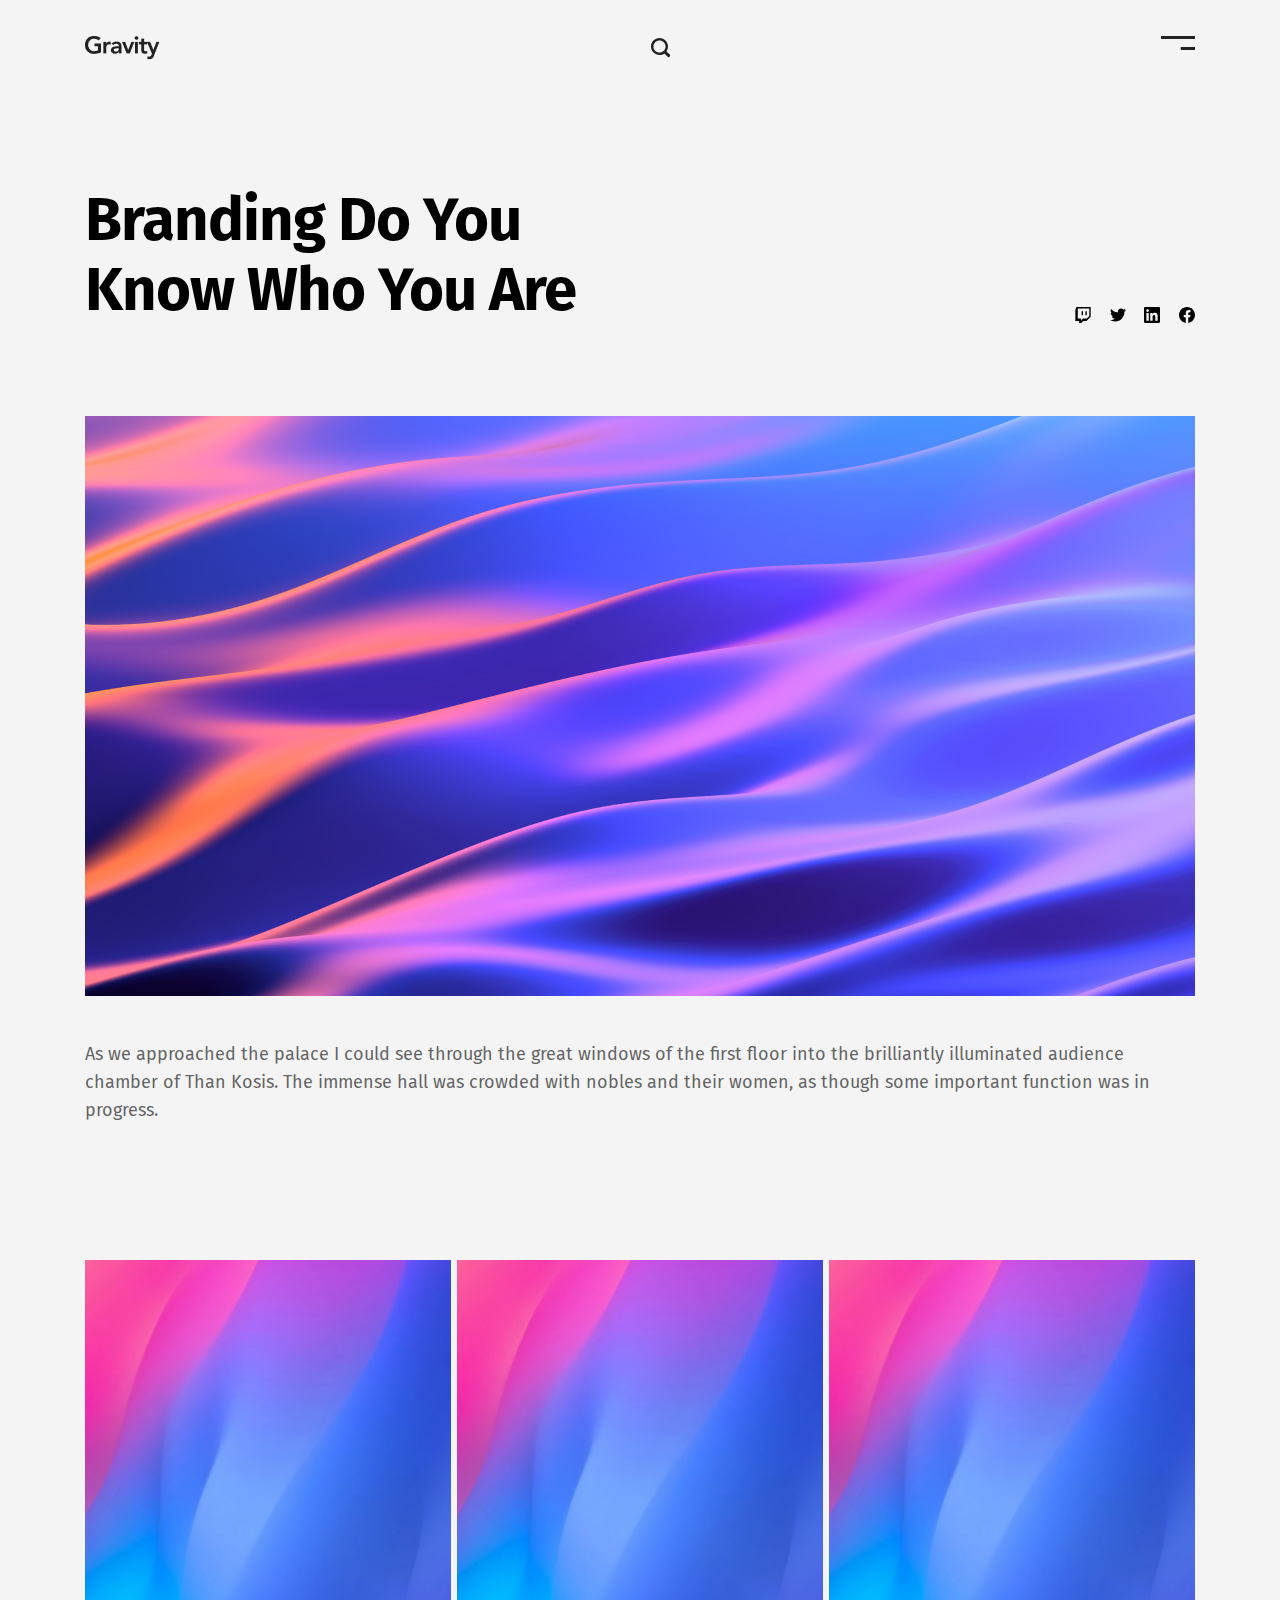
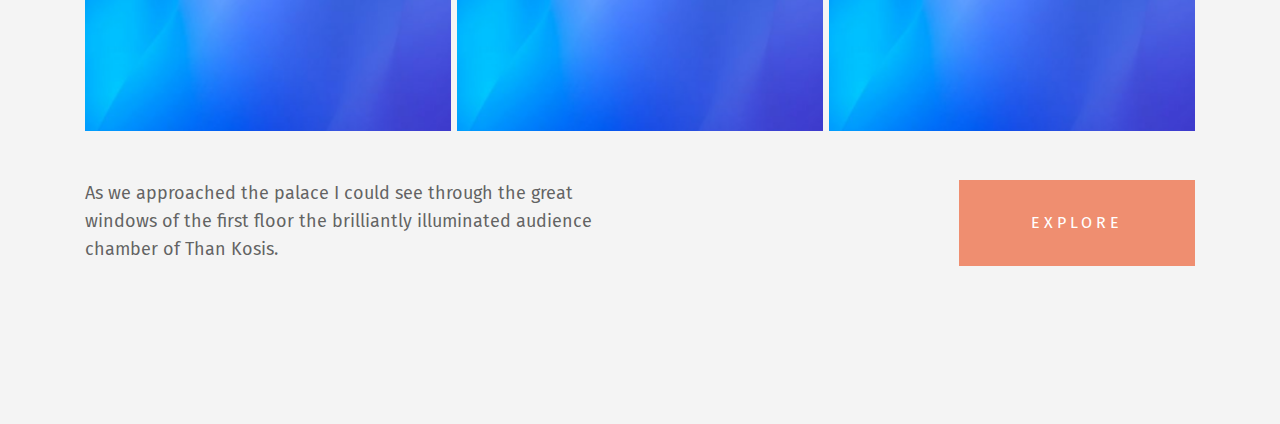
<file: work-details.html>
<!DOCTYPE html>
<html lang="pt-br">
  <head>
    <meta charset="utf-8" />
    <meta name="viewport" content="width=device-width, initial-scale=1.0" />
    <meta http-equiv="X-UA-Compatible" content="ie=edge" />

    <title>Gravity - Work Details</title>

    <link
      href="https://fonts.googleapis.com/css?family=Fira+Sans:400,500,600,700&display=swap"
      rel="stylesheet"
    />

    <link rel="stylesheet" href="css/reset.css" />
    <link rel="stylesheet" href="css/base.css" />
    <link rel="stylesheet" href="css/function.css" />
    <link rel="stylesheet" href="css/header.css" />
    <link rel="stylesheet" href="css/featured.css" />
    <link rel="stylesheet" href="css/explore.css" />
  </head>
  <body>
    <div class="header container">
      <img src="img/logo.png" alt="Logo da Gravity" />

      <img src="img/searchicon.svg" alt="Icone de Busca" />

      <a href="#" class="menu">
        <span class="content">Menu</span>
      </a>
    </div>

    <section class="featured container">
      <h1 class="title">Branding Do You Know Who You Are</h1>
      <ul class="social">
        <li class="item">
          <a href="http://twitch.tv/vetorz" target="blank" rel="noopener noreferrer" class="action"
            ><img src="img/icon-twitch.svg" alt="Twitch icon" class="icon"
          /></a>
        </li>
        <li class="item">
          <a
            href="http://twitter.com/praganavictor"
            target="blank"
            rel="noopener noreferrer"
            class="action"
            ><img src="img/icon-twitter.svg" alt="Twitter icon" class="icon"
          /></a>
        </li>
        <li class="item">
          <a
            href="https://www.linkedin.com/in/victorpragana/"
            target="blank"
            rel="noopener noreferrer"
            class="action"
            ><img src="img/icon-linkedin.svg" alt="Linkedin icon" class="icon"
          /></a>
        </li>
        <li class="item">
          <a
            href="https://www.facebook.com/victorcesarmeriguepragana"
            target="blank"
            rel="noopener noreferrer"
            class="action"
            ><img src="img/icon-facebook.svg" alt="Facebook icon" class="icon"
          /></a>
        </li>
      </ul>

      <figure class="wrapper-photo">
        <img src="img/featured.png" alt="Placeholder" class="photo" />
        <figcaption class="caption">
          <p>
            As we approached the palace I could see through the great windows of the first floor
            into the brilliantly illuminated audience chamber of Than Kosis. The immense hall was
            crowded with nobles and their women, as though some important function was in progress.
          </p>
        </figcaption>
      </figure>
    </section>

    <section class="explore container">
      <ol class="images">
        <li class="item">
          <img src="img/expore-1.png" alt="Explore 1" class="photo" />
        </li>
        <li class="item">
          <img src="img/expore-2.png" alt="Explore 2" class="photo" />
        </li>
        <li class="item">
          <img src="img/expore-3.png" alt="Explore 3" class="photo" />
        </li>
      </ol>
      <p class="description">
        As we approached the palace I could see through the great windows of the first floor the
        brilliantly illuminated audience chamber of Than Kosis.
      </p>
      <a href="#to-do" class="button">Explore</a>
    </section>
  </body>
</html>
</file>
<file: css/base.css>
body {
  font-family: "Fira Sans", sans-serif;
  background-color: #f4f4f4;
  min-width: 290px;
}

p {
  color: rgba(34, 34, 34, 0.7);
  font-size: 18px;
  line-height: 1.555em;
}
</file>
<file: css/function.css>
.container {
  max-width: 1110px;
  width: 95%;
  margin-left: auto;
  margin-right: auto;
}
</file>
<file: css/header.css>
.header {
  display: flex;
  justify-content: space-between;
  padding-top: 4vh;
  margin-bottom: 126px;
}

.menu {
  position: relative;
  width: 34px;
  height: 14px;
}

.menu .content {
  display: block;
  text-indent: -9999px;
}

.menu::before,
.menu::after {
  content: "";
  position: absolute;
  width: 100%;
  height: 3px;
  transform-origin: right center;
  background-color: #222;
}

.menu::after {
  right: 0;
  bottom: 0;
  transform: scaleX(0.42);
}
.menu:hover::before {
  animation: small 550ms linear reverse infinite;
}

.menu:hover::after {
  animation: big 550ms linear infinite;
}

@keyframes big {
  33% {
    transform: scaleX(0.33);
  }
  66% {
    transform: scaleX(1.2);
  }
  100% {
    transform: scaleX(0.42);
  }
}

@keyframes small {
  33% {
    transform: scaleX(0.33);
  }
  66% {
    transform: scaleX(1.2);
  }
  100% {
    transform: scaleX(1);
  }
}

@media (max-width: 570px) {
  .header {
    margin-bottom: 80px;
  }
}
</file>
<file: css/featured.css>
.featured {
  display: flex;
  flex-wrap: wrap;
  justify-content: space-between;
  margin-bottom: 135px;
}

.featured .title {
  font-size: 60px;
  line-height: 1.166em;
  letter-spacing: -1px;
  font-weight: bold;
  width: 540px;
}

.featured .social {
  display: flex;
  align-self: flex-end;
  width: 120px;
  justify-content: space-between;
}

.featured .icon {
  width: 16px;
}

.featured .wrapper-photo {
  margin-top: 90px;
}

.featured .photo {
  width: 100%;
  margin-bottom: 42px;
}

@media (max-width: 800px) {
  .featured {
    margin-bottom: 80px;
  }

  .featured .title {
    font-size: 54px;
    width: 60vw;
  }
}

@media (max-width: 740px) {
  .featured .title {
    font-size: 48px;
  }
}

@media (max-width: 600px) {
  .featured .title {
    font-size: 42px;
  }
}

@media (max-width: 570px) {
  .featured .title {
    width: 100%;
    margin-bottom: 25px;
  }

  .featured .social {
    margin-left: auto;
    margin-right: auto;
  }

  .featured .wrapper-photo {
    margin-top: 45px;
  }
  .featured .photo {
    margin-bottom: 20px;
  }
}

@media (max-width: 360px) {
  .featured .title {
    font-size: 34px;
  }
}
</file>
<file: css/explore.css>
.explore {
  display: flex;
  flex-wrap: wrap;
  justify-content: space-between;
  margin-bottom: 158px;
}

.explore .images {
  display: flex;
  justify-content: space-between;
  margin-bottom: 46px;
  width: 100%;
}

.explore .item {
  width: 33%;
}

.explore .photo {
  width: 100%;
}

.explore .description {
  width: 540px;
}

.explore .button {
  display: flex;
  justify-content: center;
  align-items: center;
  background-color: #ef8e70;
  width: 160px;
  height: 50px;
  padding: 18px 38px;
  text-decoration: none;
  color: #fff;
  line-height: 1em;
  letter-spacing: 4px;
  text-transform: uppercase;
}

@media (max-width: 800px) {
  .explore {
    margin-bottom: 80px;
  }

  .explore .images {
    margin-bottom: 25px;
  }

  .explore .description {
    width: 100%;
    margin-bottom: 20px;
  }

  .explore .button {
    margin-left: auto;
    margin-right: auto;
  }
}

@media (max-width: 370px) {
  .explore .images {
    flex-direction: column;
  }

  .explore .item {
    width: 100%;
    margin-bottom: 20px;
  }
}
</file>
